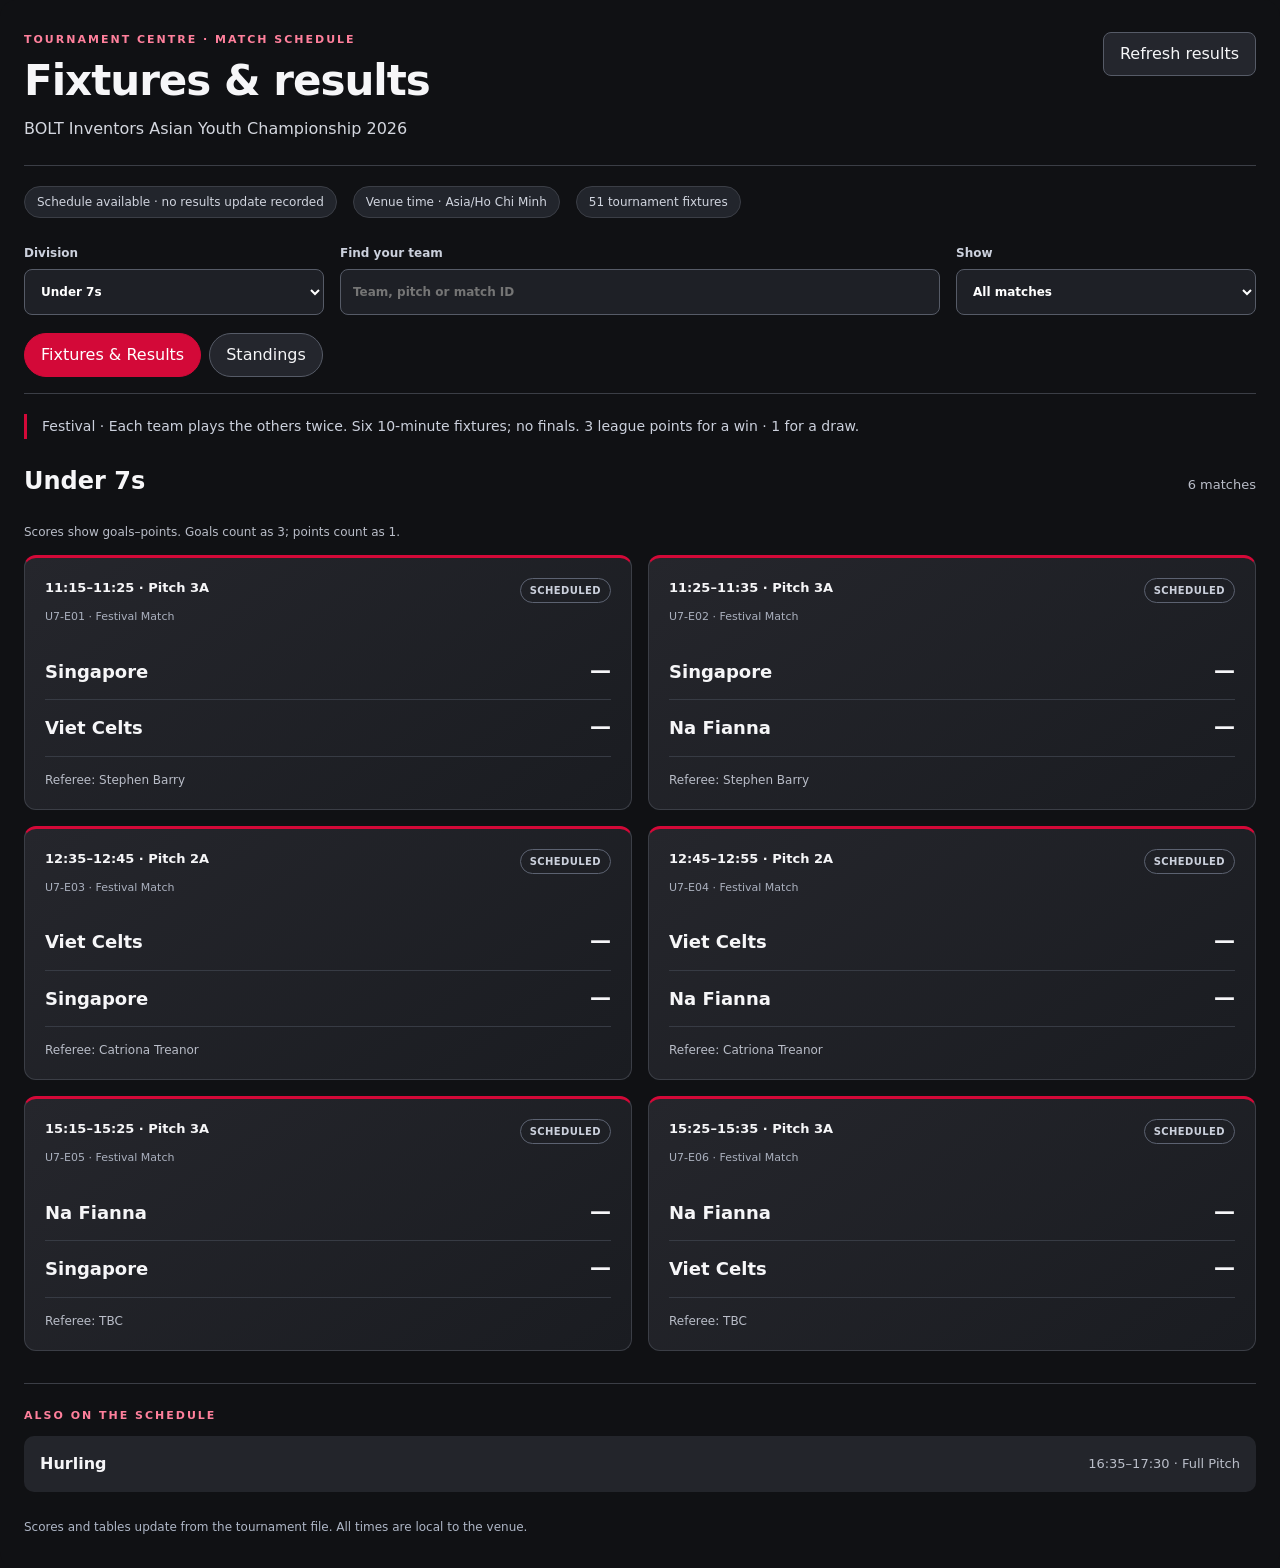
<file: dashboard/index.html>
<!doctype html>
<html lang="en"><head><meta charset="utf-8"><meta name="viewport" content="width=device-width, initial-scale=1"><title>AYC · Fixtures & results</title><link rel="stylesheet" href="style.css"></head>
<body style="margin:0;background:#101114">
<div class="acb-dashboard" data-acb-dashboard data-source="../tournaments/ayc-2026.json"></div>
<script src="engine.js"></script><script src="app.js"></script>
</body></html>
</file>
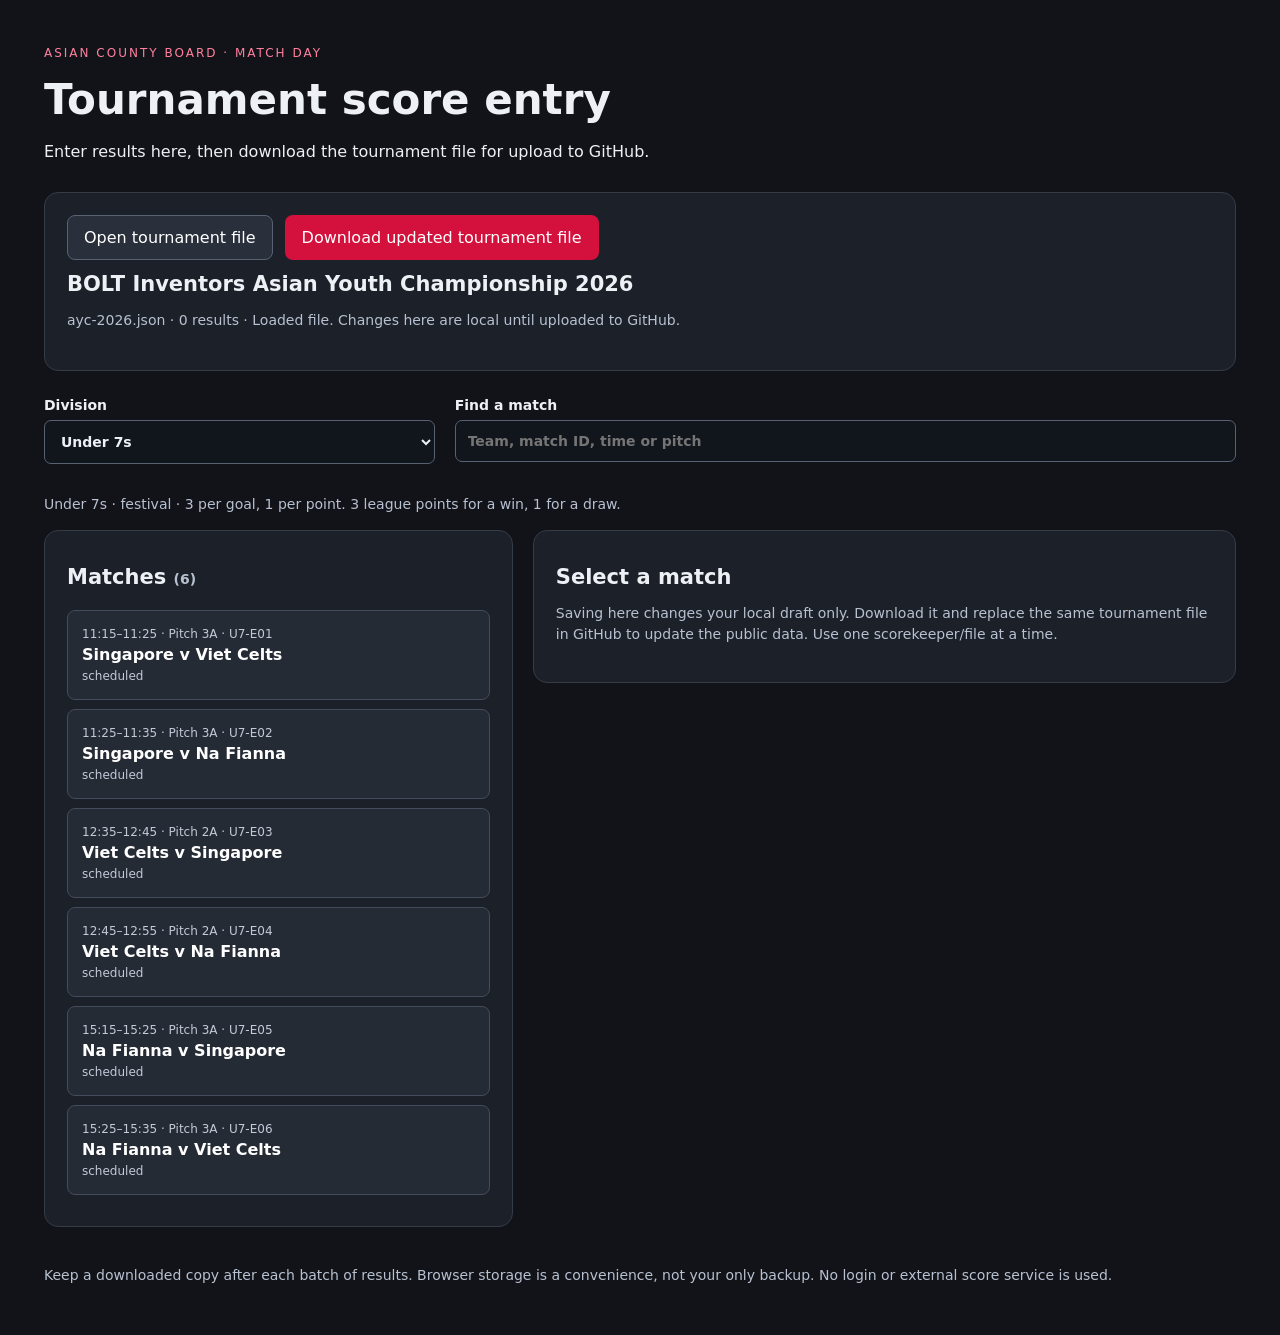
<file: scorer/index.html>
<!doctype html>
<html lang="en">
<meta charset="utf-8">
<meta name="viewport" content="width=device-width, initial-scale=1">
<title>ACB · Tournament score entry</title>
<link rel="stylesheet" href="style.css">
<body>
<main>
  <header><p class="eyebrow">ASIAN COUNTY BOARD · MATCH DAY</p><h1>Tournament score entry</h1><p>Enter results here, then download the tournament file for upload to GitHub.</p></header>
  <section class="panel" aria-label="Tournament file">
    <div class="file-actions"><label class="button secondary">Open tournament file<input id="file" type="file" accept=".json,application/json"></label><button id="download" disabled>Download updated tournament file</button></div>
    <h2 id="tournament-name">Loading AYC 2026…</h2>
    <p id="file-state">You can also open a tournament JSON file from your computer.</p>
    <p id="message" role="status" aria-live="polite"></p>
    <div id="restore" hidden><p>A saved draft is available in this browser.</p><button id="restore-button" class="secondary">Restore saved draft</button><button id="discard-draft" class="secondary">Discard saved draft</button></div>
  </section>
  <section id="workspace" hidden>
    <div class="filters"><label>Division<select id="division"></select></label><label>Find a match<input id="search" type="search" placeholder="Team, match ID, time or pitch"></label></div>
    <p id="division-note"></p>
    <div class="workspace"><section class="panel"><h2>Matches <span id="count"></span></h2><div id="matches"></div></section>
    <section class="panel editor"><h2 id="match-title">Select a match</h2><p id="match-detail"></p>
      <form id="score-form" hidden>
        <div id="qualification" hidden><p>Finalists have not been confirmed. Confirm the teams from the standings, including any team-agreed tiebreaks.</p><label>Team 1<select id="participant1"></select></label><label>Team 2<select id="participant2"></select></label><label class="check"><input id="qualified" type="checkbox"> I have confirmed qualification and resolved any standings ties with the teams.</label></div>
        <p id="conditional-note" hidden>Game 3 can only be scored when the first two championship games have one agreed winner each.</p>
        <div class="score-grid"><fieldset><legend id="team1-label">Team 1</legend><label>Goals<input id="goals1" type="number" min="0" step="1" required inputmode="numeric"></label><label>Points<input id="points1" type="number" min="0" step="1" required inputmode="numeric"></label></fieldset><fieldset><legend id="team2-label">Team 2</legend><label>Goals<input id="goals2" type="number" min="0" step="1" required inputmode="numeric"></label><label>Points<input id="points2" type="number" min="0" step="1" required inputmode="numeric"></label></fieldset></div>
        <p id="score-preview" aria-live="polite"></p>
        <div id="tie-panel" hidden><p>A level final or series game needs a team-agreed winner. You can save the level score while the decision is pending.</p><label>Agreed winner<select id="winner"><option value="">Awaiting team agreement</option></select></label><label>Agreement note<input id="agreement-note" placeholder="Record what the teams agreed"></label><label class="check"><input id="agreed" type="checkbox"> Both teams have agreed to this winner.</label></div>
        <p id="form-error" role="alert"></p><div class="file-actions"><button type="submit">Save result to draft</button><button id="clear" type="button" class="secondary">Remove result</button></div>
      </form>
      <p class="muted">Saving here changes your local draft only. Download it and replace the same tournament file in GitHub to update the public data. Use one scorekeeper/file at a time.</p>
    </section></div>
  </section>
  <footer>Keep a downloaded copy after each batch of results. Browser storage is a convenience, not your only backup. No login or external score service is used.</footer>
</main><script src="app.js"></script>
</body></html>
</file>
<file: dashboard/style.css>
.acb-dashboard{--acb-red:#d30938;--acb-line:#3b3e46;--acb-muted:#b9bdc8;font-family:system-ui,-apple-system,BlinkMacSystemFont,"Segoe UI",sans-serif;color:#f6f6f8;background:#101114;line-height:1.5;padding:32px 24px;border-radius:16px;max-width:1240px;margin:auto;color-scheme:dark}.acb-dashboard *{box-sizing:border-box}.acb-dashboard [hidden]{display:none!important}.acb-dashboard h1,.acb-dashboard h2,.acb-dashboard h3,.acb-dashboard p{margin:0}.acb-dashboard h1{font-size:clamp(28px,4vw,42px);line-height:1.15;letter-spacing:-1px;margin:8px 0 12px}.acb-dashboard h2{font-size:24px;margin-bottom:8px}.acb-dashboard h3{font-size:18px}.acb-dashboard .acb-eyebrow{color:#ff809c;font-size:11px;font-weight:750;letter-spacing:2px}.acb-dashboard .acb-muted{color:var(--acb-muted);font-size:13px}.acb-dashboard .acb-top{display:flex;justify-content:space-between;gap:24px;padding-bottom:24px;border-bottom:1px solid var(--acb-line)}.acb-dashboard .acb-event-name{color:#d4d7df;max-width:620px}.acb-dashboard .acb-refresh{align-self:start;white-space:nowrap}.acb-dashboard button{font:inherit;cursor:pointer;background:#24262d;color:#f6f6f8;border:1px solid #565b67;border-radius:8px;padding:10px 16px;line-height:1.4}.acb-dashboard button:hover{background:#383b46}.acb-dashboard button:disabled{opacity:.5;cursor:wait}.acb-dashboard button:focus-visible,.acb-dashboard select:focus-visible,.acb-dashboard input:focus-visible{outline:3px solid #ffa0b7;outline-offset:3px}.acb-dashboard .acb-statusline{display:flex;gap:16px;flex-wrap:wrap;margin-top:20px}.acb-dashboard .acb-chip{font-size:12px;background:#22252c;border:1px solid var(--acb-line);border-radius:30px;padding:6px 12px;color:#d1d5df}.acb-dashboard .acb-notice{padding:13px 16px;border:1px solid #b88a3f;background:#30271b;color:#ffe1ab;border-radius:8px;margin-top:18px;font-size:14px}.acb-dashboard .acb-controls{display:grid;grid-template-columns:minmax(140px,1fr) minmax(160px,2fr) minmax(125px,1fr);gap:16px;margin:26px 0 18px}.acb-dashboard label{font-size:12px;font-weight:650;display:block;color:#cbd0dc}.acb-dashboard select,.acb-dashboard input{font:inherit;color:#fff;background:#1e2026;border:1px solid #565b67;border-radius:8px;padding:12px;width:100%;display:block;margin-top:7px;min-height:46px}.acb-dashboard .acb-tabs{display:flex;border-bottom:1px solid var(--acb-line);gap:8px;margin-bottom:20px;padding-bottom:16px;flex-wrap:wrap}.acb-dashboard .acb-tabs button{border-radius:30px}.acb-dashboard .acb-tabs button[aria-selected=true]{background:var(--acb-red);border-color:var(--acb-red);color:#fff}.acb-dashboard .acb-format{border-left:3px solid var(--acb-red);padding:2px 0 2px 15px;margin:0 0 24px;color:#cbd0dc;font-size:14px}.acb-dashboard .acb-panel-title{display:flex;justify-content:space-between;align-items:center;gap:10px;margin:24px 0 16px}.acb-dashboard .acb-grid{display:grid;grid-template-columns:repeat(2,minmax(0,1fr));gap:16px}.acb-dashboard .acb-card{background:linear-gradient(145deg,#25262c,#1a1c21);border:1px solid var(--acb-line);border-top:3px solid var(--acb-red);border-radius:12px;padding:20px;min-width:0}.acb-dashboard .acb-card-meta{display:flex;justify-content:space-between;gap:12px;align-items:start;font-size:13px;font-weight:700;margin-bottom:6px}.acb-dashboard .acb-badge{font-size:10px;letter-spacing:.4px;text-transform:uppercase;color:#cbd0dc;border:1px solid #5c6271;border-radius:20px;padding:4px 9px;white-space:normal;text-align:center}.acb-dashboard .acb-badge.is-completed{color:#a2ebc0;border-color:#4c8766;background:#1c3026}.acb-dashboard .acb-badge.is-pending{color:#ffdc9f;border-color:#a88343}.acb-dashboard .acb-match-id{font-size:11px;color:#aab0be;margin-bottom:18px}.acb-dashboard .acb-team{display:flex;align-items:center;justify-content:space-between;gap:14px;border-bottom:1px solid #373b44;padding:12px 0;font-size:18px;font-weight:650;overflow-wrap:anywhere}.acb-dashboard .acb-team.is-winner{color:#fff}.acb-dashboard .acb-team.is-winner .acb-team-name::after{content:' · W';font-size:11px;color:#a2ebc0}.acb-dashboard .acb-team-score{font-variant-numeric:tabular-nums;white-space:nowrap;font-size:21px}.acb-dashboard .acb-card-footer{margin-top:14px;font-size:12px;color:var(--acb-muted)}.acb-dashboard .acb-score-key{margin:14px 0;color:var(--acb-muted);font-size:12px}.acb-dashboard .acb-empty{border:1px dashed #575e6d;border-radius:12px;padding:30px;color:#c8ceda}.acb-dashboard .acb-table-scroll{overflow-x:auto;border:1px solid var(--acb-line);border-radius:12px;margin:16px 0 12px}.acb-dashboard table{border-collapse:collapse;width:100%;font-size:13px;white-space:nowrap;background:#1b1d23}.acb-dashboard caption{text-align:left;padding:16px;font-weight:700;font-size:18px;color:#fff}.acb-dashboard th,.acb-dashboard td{padding:14px 12px;border-top:1px solid #353943;text-align:right;font-variant-numeric:tabular-nums}.acb-dashboard th:nth-child(2),.acb-dashboard td:nth-child(2){text-align:left}.acb-dashboard th{color:#bbc2d0;font-size:11px;font-weight:600;background:#252831}.acb-dashboard td:last-child{font-weight:800;color:#ff9ab2}.acb-dashboard .acb-standings-note{font-size:12px;color:#d8c39b;margin-bottom:24px}.acb-dashboard .acb-series{display:grid;grid-template-columns:1fr 1fr;gap:16px;margin:20px 0}.acb-dashboard .acb-series-team{background:#23252c;border:1px solid var(--acb-line);border-radius:12px;padding:20px}.acb-dashboard .acb-series-team strong{font-size:36px;display:block;color:#ff8fa9}.acb-dashboard .acb-schedule{margin-top:32px;padding-top:24px;border-top:1px solid var(--acb-line)}.acb-dashboard .acb-schedule-item{display:flex;gap:20px;align-items:center;justify-content:space-between;flex-wrap:wrap;background:#23252b;border-radius:10px;padding:16px;margin-top:12px}.acb-dashboard .acb-bottom{margin-top:26px;color:#aeb6c6;font-size:12px}.acb-dashboard .acb-error{padding:24px;border:1px solid #c56779;border-radius:12px;color:#ffd1da}@media(max-width:700px){.acb-dashboard{padding:24px 16px;border-radius:0}.acb-dashboard .acb-controls{grid-template-columns:1fr 1fr}.acb-dashboard .acb-search-label{grid-column:1/-1;grid-row:2}.acb-dashboard .acb-grid{grid-template-columns:1fr}.acb-dashboard .acb-card{padding:17px}.acb-dashboard .acb-top{display:block}.acb-dashboard .acb-refresh{margin-top:16px}.acb-dashboard .acb-team{font-size:17px}.acb-dashboard .acb-statusline{gap:8px}.acb-dashboard th,.acb-dashboard td{padding:12px 10px}.acb-dashboard .acb-tabs{gap:6px}.acb-dashboard .acb-tabs button{font-size:13px;padding:10px 13px}.acb-dashboard .acb-series{gap:10px}.acb-dashboard .acb-series-team{padding:14px}}
</file>
<file: scorer/style.css>
:root{font-family:system-ui,-apple-system,BlinkMacSystemFont,"Segoe UI",sans-serif;color:#edf0f5;background:#111318;color-scheme:dark;--red:#d3113c;--border:#353b47}*{box-sizing:border-box}body{margin:0}main{max-width:1240px;margin:auto;padding:32px 24px}header{margin-bottom:28px}h1{font-size:clamp(28px,4vw,42px);margin:8px 0}h2{font-size:21px;margin:12px 0}p{line-height:1.55}.eyebrow{font-size:12px;letter-spacing:2px;color:#ff809d}.panel{background:#1c2028;border:1px solid var(--border);border-radius:14px;padding:22px;margin-bottom:20px}.file-actions{display:flex;gap:12px;flex-wrap:wrap;align-items:center}button,.button{font:inherit;display:inline-block;border:1px solid transparent;background:var(--red);color:white;padding:12px 16px;border-radius:8px;cursor:pointer;text-align:center;text-decoration:none}button:hover,.button:hover{filter:brightness(1.15)}button:disabled{opacity:.45;cursor:default}.secondary{background:#292f3b;border-color:#596273}#file{position:absolute;width:1px;height:1px;opacity:0}.button:focus-within,button:focus-visible,input:focus-visible,select:focus-visible{outline:3px solid #ffb6c7;outline-offset:3px}label{display:block;font-weight:600;font-size:14px}input,select{font:inherit;display:block;background:#11151c;border:1px solid #596273;border-radius:7px;color:inherit;padding:12px;width:100%;margin:7px 0 16px}input[type=checkbox]{width:20px;height:20px;margin:0;flex-shrink:0;accent-color:var(--red)}.check{display:flex;gap:12px;align-items:center;margin:16px 0;line-height:1.5}.filters{display:grid;grid-template-columns:1fr 2fr;gap:20px;margin-top:26px}.workspace{display:grid;grid-template-columns:minmax(260px,2fr) minmax(350px,3fr);gap:20px;align-items:start}#matches{max-height:640px;overflow:auto}.match{display:block;width:100%;text-align:left;background:#252b35;border:1px solid #434c5c;margin:9px 0;padding:14px;line-height:1.5}.match[aria-pressed=true]{border-color:#ff809d;background:#38212d}.match span{display:block;font-size:12px;color:#c2cad8}.match strong{display:block}.score-grid{display:grid;grid-template-columns:1fr 1fr;gap:16px}fieldset{border:1px solid #596273;border-radius:10px;padding:16px;min-width:0}legend{font-weight:700;padding:0 5px}#score-preview{font-size:18px;font-weight:650}#qualification,#tie-panel{border-left:3px solid #e9b65d;padding-left:16px;margin:20px 0}#message{color:#b6f2ce;white-space:pre-line}#form-error{color:#ffadbd}.muted,footer,#file-state,#division-note,#match-detail{color:#b8c1d1;font-size:14px}footer{margin:20px 0}#count{font-size:14px;color:#b8c1d1}[hidden]{display:none!important}@media(max-width:760px){main{padding:22px 14px}.workspace,.filters{grid-template-columns:1fr}.filters{gap:0}#matches{max-height:300px}.panel{padding:17px}.file-actions>*{width:100%}}@media(max-width:390px){.score-grid{grid-template-columns:1fr}}
</file>
